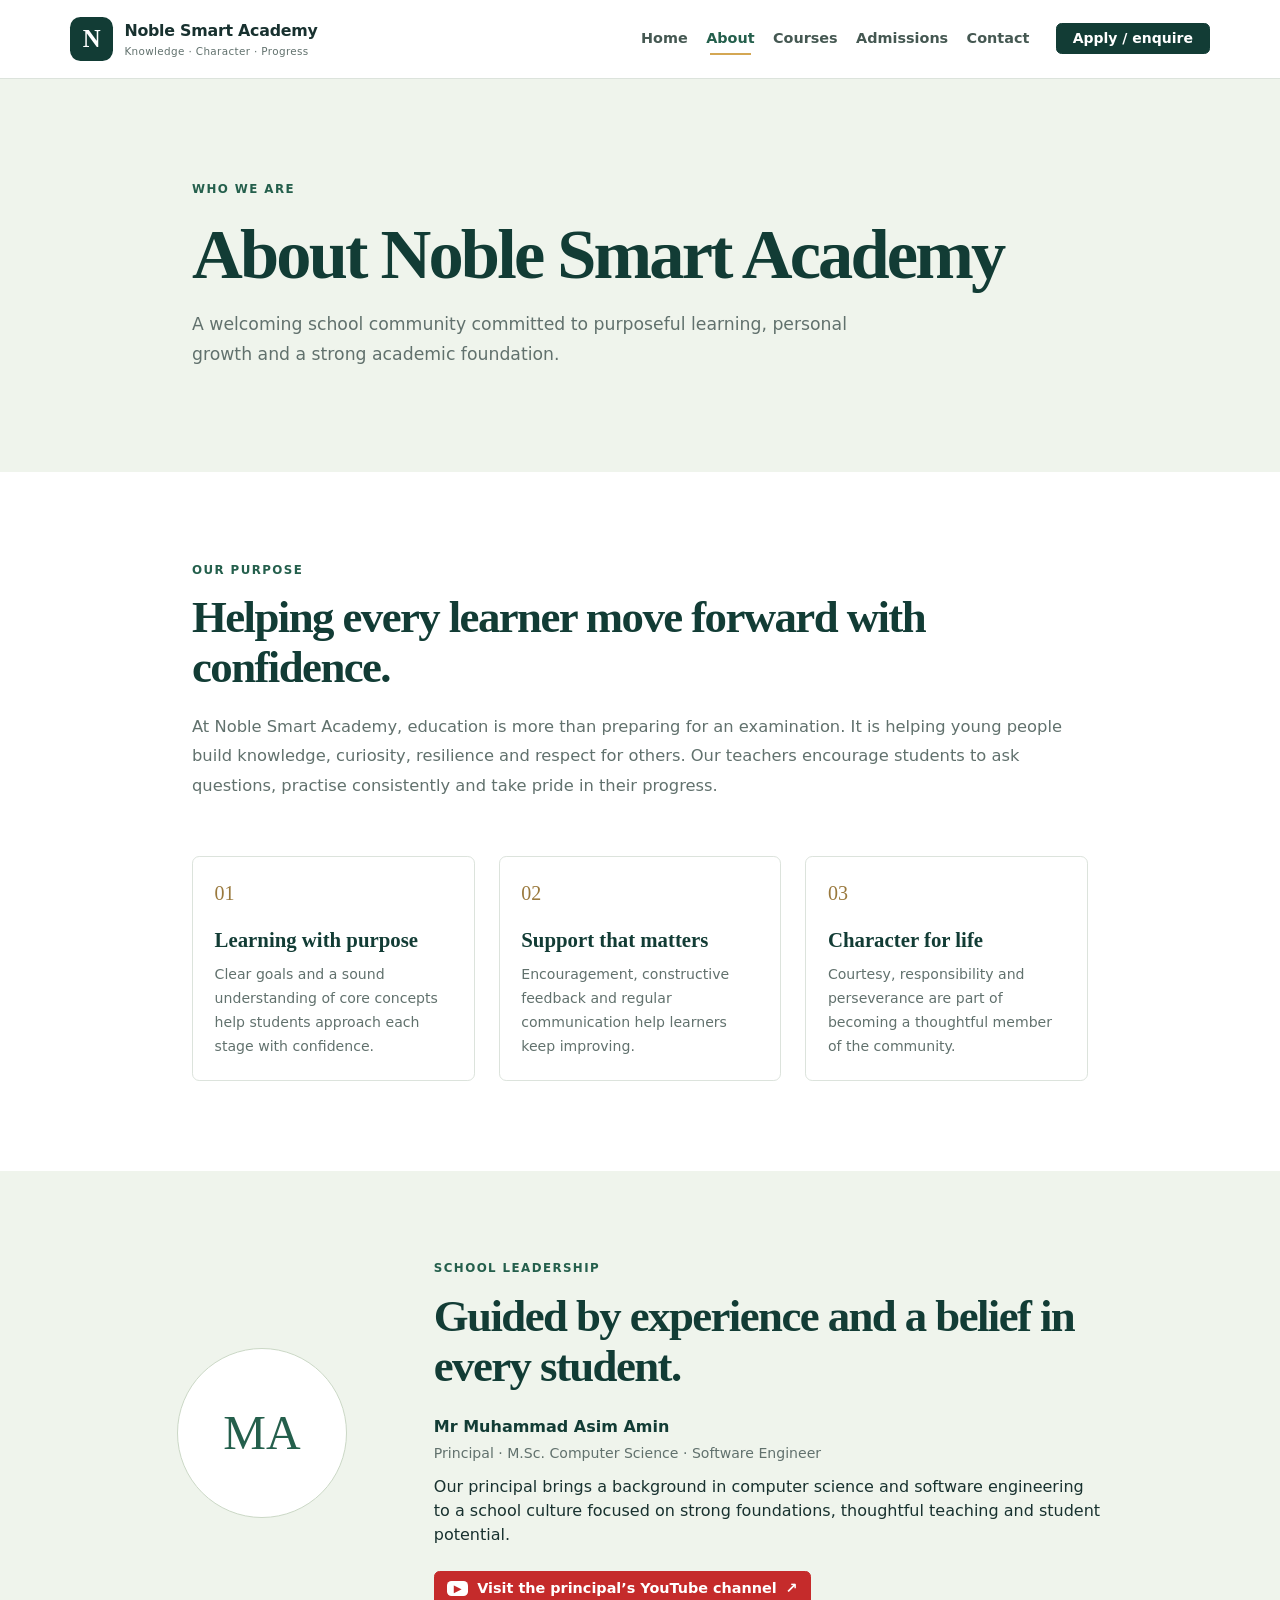
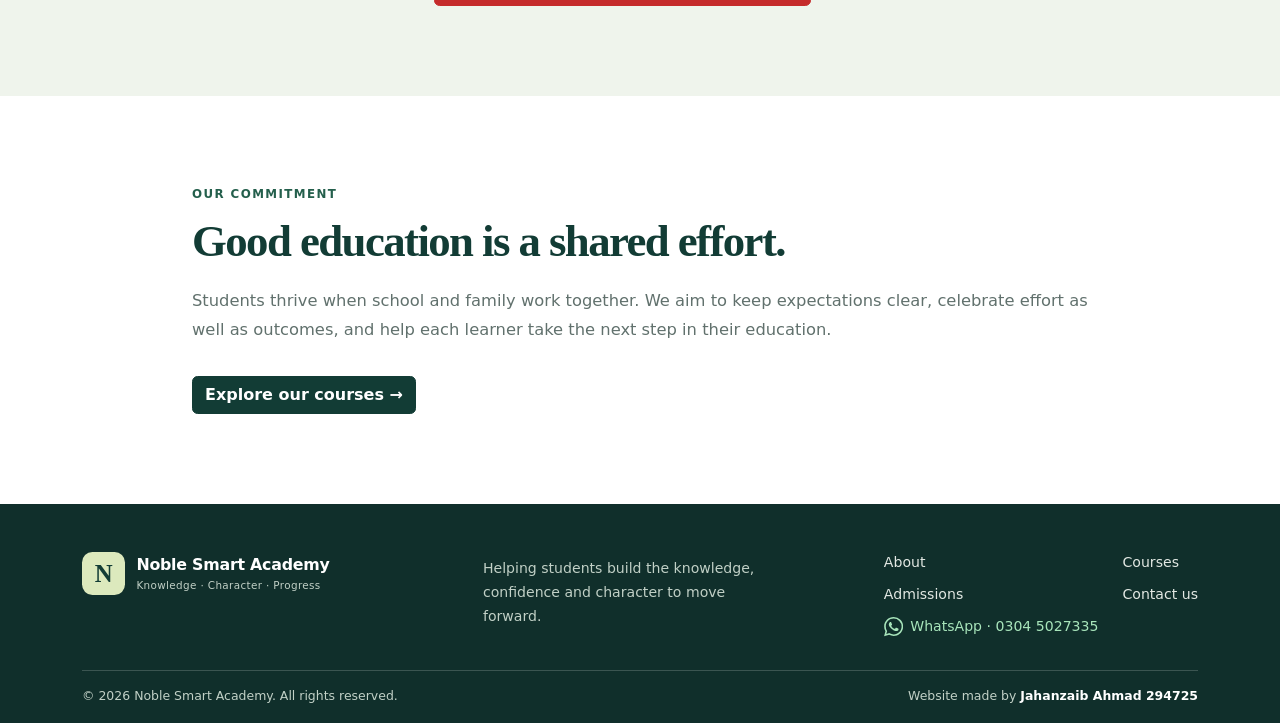
<file: about.html>
<!doctype html>
<html lang="en">
<head>
  <meta charset="utf-8">
  <meta name="viewport" content="width=device-width, initial-scale=1">
  <meta name="description" content="Learn about Noble Smart Academy, its educational values and school leadership.">
  <meta name="theme-color" content="#123c35">
  <link href="https://cdn.jsdelivr.net/npm/bootstrap@5.3.3/dist/css/bootstrap.min.css" rel="stylesheet">
  <link rel="stylesheet" href="style.css">
  <title>About us | Noble Smart Academy</title>
</head>
<body>
  <a class="skip-link" href="#main-content">Skip to content</a>
  <header class="site-header"><nav class="navbar navbar-expand-lg container" aria-label="Main navigation">
    <a class="navbar-brand brand" href="index.html" aria-label="Noble Smart Academy home"><span class="brand-mark" aria-hidden="true">N</span><span class="brand-copy"><strong>Noble Smart Academy</strong><small>Knowledge · Character · Progress</small></span></a>
    <button class="navbar-toggler" type="button" data-bs-toggle="collapse" data-bs-target="#mainNav" aria-controls="mainNav" aria-expanded="false" aria-label="Toggle navigation"><span class="navbar-toggler-icon"></span></button>
    <div class="collapse navbar-collapse" id="mainNav"><ul class="navbar-nav ms-auto align-items-lg-center">
      <li class="nav-item"><a class="nav-link" href="index.html">Home</a></li><li class="nav-item"><a class="nav-link active" aria-current="page" href="about.html">About</a></li><li class="nav-item"><a class="nav-link" href="courses.html">Courses</a></li><li class="nav-item"><a class="nav-link" href="admission.html">Admissions</a></li><li class="nav-item"><a class="nav-link" href="contact%20us.html">Contact</a></li><li class="nav-item ms-lg-3"><a class="btn btn-brand btn-sm px-3" href="admission.html">Apply / enquire</a></li>
    </ul></div>
  </nav></header>
  <main id="main-content">
    <section class="page-banner"><div class="container"><p class="eyebrow">Who we are</p><h1>About Noble Smart Academy</h1><p>A welcoming school community committed to purposeful learning, personal growth and a strong academic foundation.</p></div></section>
    <section class="section-padding"><div class="container content-narrow">
      <p class="eyebrow">Our purpose</p><h2>Helping every learner move forward with confidence.</h2>
      <p>At Noble Smart Academy, education is more than preparing for an examination. It is helping young people build knowledge, curiosity, resilience and respect for others. Our teachers encourage students to ask questions, practise consistently and take pride in their progress.</p>
      <div class="row g-4 value-grid mt-3">
        <div class="col-md-4"><article class="value-card"><span>01</span><h3>Learning with purpose</h3><p>Clear goals and a sound understanding of core concepts help students approach each stage with confidence.</p></article></div>
        <div class="col-md-4"><article class="value-card"><span>02</span><h3>Support that matters</h3><p>Encouragement, constructive feedback and regular communication help learners keep improving.</p></article></div>
        <div class="col-md-4"><article class="value-card"><span>03</span><h3>Character for life</h3><p>Courtesy, responsibility and perseverance are part of becoming a thoughtful member of the community.</p></article></div>
      </div>
    </div></section>
    <section class="principal-section section-padding"><div class="container principal-grid">
      <div class="principal-monogram" aria-hidden="true">MA</div><div><p class="eyebrow">School leadership</p><h2>Guided by experience and a belief in every student.</h2><p class="principal-name mt-4">Mr Muhammad Asim Amin</p><p class="principal-role">Principal · M.Sc. Computer Science · Software Engineer</p><p>Our principal brings a background in computer science and software engineering to a school culture focused on strong foundations, thoughtful teaching and student potential.</p><a class="btn btn-youtube mt-2" href="https://www.youtube.com/@sirasimamin05" target="_blank" rel="noopener noreferrer"><span class="youtube-icon" aria-hidden="true">▶</span> Visit the principal’s YouTube channel <span aria-hidden="true">↗</span></a></div>
    </div></section>
    <section class="section-padding"><div class="container content-narrow"><p class="eyebrow">Our commitment</p><h2>Good education is a shared effort.</h2><p>Students thrive when school and family work together. We aim to keep expectations clear, celebrate effort as well as outcomes, and help each learner take the next step in their education.</p><a class="btn btn-brand mt-3" href="courses.html">Explore our courses <span aria-hidden="true">→</span></a></div></section>
  </main>
  <footer class="site-footer"><div class="container"><div class="footer-main"><a class="brand footer-brand" href="index.html"><span class="brand-mark" aria-hidden="true">N</span><span class="brand-copy"><strong>Noble Smart Academy</strong><small>Knowledge · Character · Progress</small></span></a><p class="footer-description">Helping students build the knowledge, confidence and character to move forward.</p><nav class="footer-nav" aria-label="Footer navigation"><a href="about.html">About</a><a href="courses.html">Courses</a><a href="admission.html">Admissions</a><a href="contact%20us.html">Contact us</a><a class="whatsapp-link" href="https://wa.me/923045027335" target="_blank" rel="noopener noreferrer" aria-label="Contact Noble Smart Academy on WhatsApp at 0304 5027335"><svg viewBox="0 0 24 24" aria-hidden="true"><path d="M20.5 3.5A11.8 11.8 0 0 0 12.08 0C5.53 0 .2 5.33.2 11.88c0 2.1.55 4.15 1.6 5.96L.1 24l6.32-1.66a11.9 11.9 0 0 0 5.66 1.44h.01c6.55 0 11.88-5.33 11.88-11.88 0-3.17-1.23-6.15-3.47-8.4Zm-8.42 18.25c-1.77 0-3.5-.48-5.02-1.38l-.36-.22-3.75.98 1-3.65-.24-.38a9.8 9.8 0 0 1-1.5-5.22c0-5.46 4.45-9.9 9.9-9.9a9.84 9.84 0 0 1 7.01 2.9 9.84 9.84 0 0 1 2.9 7c0 5.46-4.45 9.9-9.9 9.9Zm5.43-7.42c-.3-.15-1.77-.87-2.05-.97-.27-.1-.47-.15-.67.15-.2.3-.77.97-.94 1.17-.17.2-.35.22-.65.07-.3-.15-1.26-.46-2.4-1.46-.88-.78-1.47-1.75-1.64-2.05-.17-.3-.02-.46.13-.61.13-.13.3-.35.45-.52.15-.17.2-.3.3-.5.1-.2.05-.37-.02-.52-.08-.15-.67-1.62-.92-2.22-.24-.58-.49-.5-.67-.51h-.57c-.2 0-.52.07-.8.37-.27.3-1.04 1.02-1.04 2.5s1.07 2.9 1.22 3.1c.15.2 2.1 3.2 5.1 4.48.72.31 1.28.5 1.72.64.72.23 1.38.2 1.9.12.58-.09 1.77-.72 2.02-1.42.25-.7.25-1.3.17-1.42-.07-.12-.27-.2-.57-.35Z"/></svg><span>WhatsApp · 0304 5027335</span></a></nav></div><div class="footer-bottom"><span>© <span data-current-year>2026</span> Noble Smart Academy. All rights reserved.</span><span class="developer-credit">Website made by <strong>Jahanzaib Ahmad 294725</strong></span></div></div></footer>
  <script src="https://cdn.jsdelivr.net/npm/bootstrap@5.3.3/dist/js/bootstrap.bundle.min.js"></script><script>document.querySelectorAll('[data-current-year]').forEach((item) => item.textContent = new Date().getFullYear());</script>
</body>
</html>
</file>
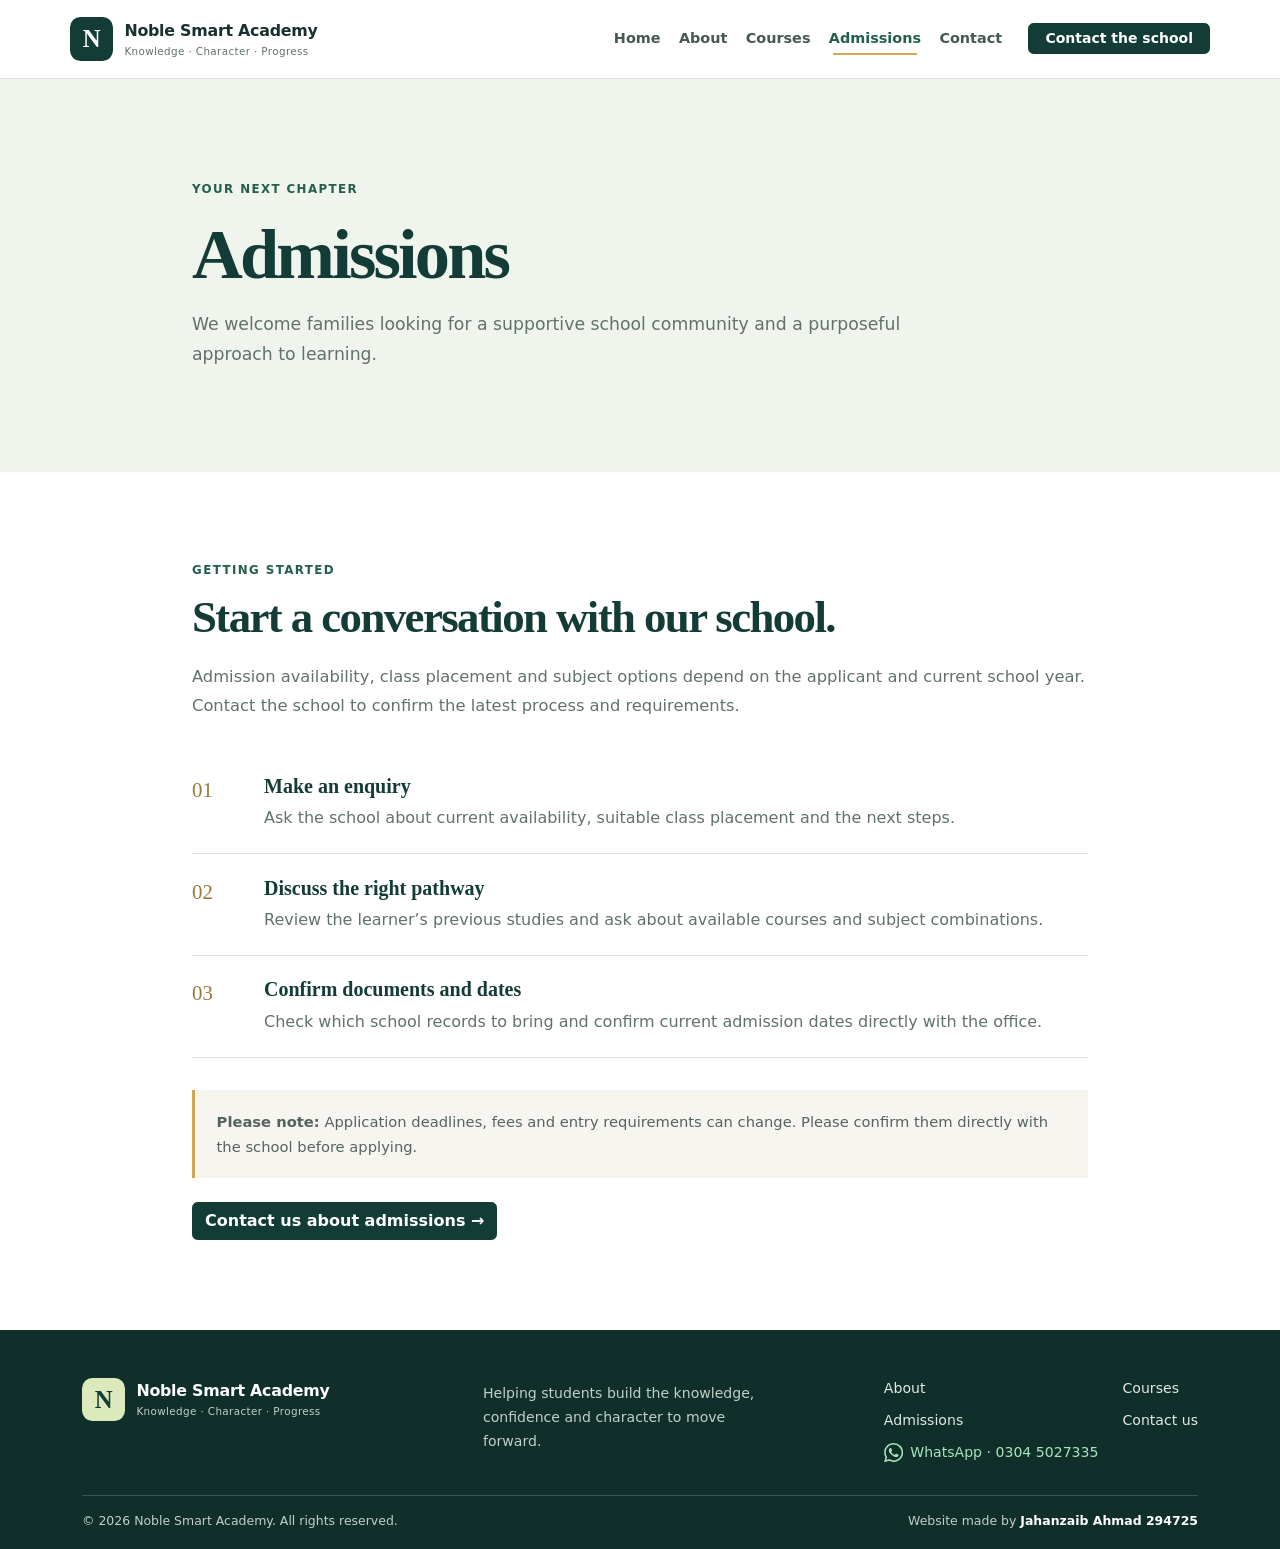
<file: admission.html>
<!doctype html>
<html lang="en">
<head>
  <meta charset="utf-8">
  <meta name="viewport" content="width=device-width, initial-scale=1">
  <meta name="description" content="Learn how to ask about admissions, class placement and courses at Noble Smart Academy.">
  <meta name="theme-color" content="#123c35">
  <link href="https://cdn.jsdelivr.net/npm/bootstrap@5.3.3/dist/css/bootstrap.min.css" rel="stylesheet">
  <link rel="stylesheet" href="style.css">
  <title>Admissions | Noble Smart Academy</title>
</head>
<body>
  <a class="skip-link" href="#main-content">Skip to content</a>
  <header class="site-header">
    <nav class="navbar navbar-expand-lg container" aria-label="Main navigation">
      <a class="navbar-brand brand" href="index.html" aria-label="Noble Smart Academy home">
        <span class="brand-mark" aria-hidden="true">N</span>
        <span class="brand-copy"><strong>Noble Smart Academy</strong><small>Knowledge · Character · Progress</small></span>
      </a>
      <button class="navbar-toggler" type="button" data-bs-toggle="collapse" data-bs-target="#mainNav" aria-controls="mainNav" aria-expanded="false" aria-label="Toggle navigation">
        <span class="navbar-toggler-icon"></span>
      </button>
      <div class="collapse navbar-collapse" id="mainNav">
        <ul class="navbar-nav ms-auto align-items-lg-center">
          <li class="nav-item"><a class="nav-link" href="index.html">Home</a></li>
          <li class="nav-item"><a class="nav-link" href="about.html">About</a></li>
          <li class="nav-item"><a class="nav-link" href="courses.html">Courses</a></li>
          <li class="nav-item"><a class="nav-link active" aria-current="page" href="admission.html">Admissions</a></li>
          <li class="nav-item"><a class="nav-link" href="contact%20us.html">Contact</a></li>
          <li class="nav-item ms-lg-3"><a class="btn btn-brand btn-sm px-3" href="contact%20us.html">Contact the school</a></li>
        </ul>
      </div>
    </nav>
  </header>
  <main id="main-content">
    <section class="page-banner">
      <div class="container">
        <p class="eyebrow">Your next chapter</p>
        <h1>Admissions</h1>
        <p>We welcome families looking for a supportive school community and a purposeful approach to learning.</p>
      </div>
    </section>
    <section class="section-padding">
      <div class="container content-narrow">
        <p class="eyebrow">Getting started</p>
        <h2>Start a conversation with our school.</h2>
        <p>Admission availability, class placement and subject options depend on the applicant and current school year. Contact the school to confirm the latest process and requirements.</p>
        <ol class="admission-steps">
          <li><span>01</span><div><h3>Make an enquiry</h3><p>Ask the school about current availability, suitable class placement and the next steps.</p></div></li>
          <li><span>02</span><div><h3>Discuss the right pathway</h3><p>Review the learner’s previous studies and ask about available courses and subject combinations.</p></div></li>
          <li><span>03</span><div><h3>Confirm documents and dates</h3><p>Check which school records to bring and confirm current admission dates directly with the office.</p></div></li>
        </ol>
        <div class="notice-card"><strong>Please note:</strong> Application deadlines, fees and entry requirements can change. Please confirm them directly with the school before applying.</div>
        <a class="btn btn-brand mt-4" href="contact%20us.html">Contact us about admissions <span aria-hidden="true">→</span></a>
      </div>
    </section>
  </main>
  <footer class="site-footer">
    <div class="container">
      <div class="footer-main">
        <a class="brand footer-brand" href="index.html"><span class="brand-mark" aria-hidden="true">N</span><span class="brand-copy"><strong>Noble Smart Academy</strong><small>Knowledge · Character · Progress</small></span></a>
        <p class="footer-description">Helping students build the knowledge, confidence and character to move forward.</p>
        <nav class="footer-nav" aria-label="Footer navigation">
          <a href="about.html">About</a><a href="courses.html">Courses</a><a href="admission.html">Admissions</a><a href="contact%20us.html">Contact us</a>
          <a class="whatsapp-link" href="https://wa.me/923045027335" target="_blank" rel="noopener noreferrer" aria-label="Contact Noble Smart Academy on WhatsApp at 0304 5027335"><svg viewBox="0 0 24 24" aria-hidden="true"><path d="M20.5 3.5A11.8 11.8 0 0 0 12.08 0C5.53 0 .2 5.33.2 11.88c0 2.1.55 4.15 1.6 5.96L.1 24l6.32-1.66a11.9 11.9 0 0 0 5.66 1.44h.01c6.55 0 11.88-5.33 11.88-11.88 0-3.17-1.23-6.15-3.47-8.4Zm-8.42 18.25c-1.77 0-3.5-.48-5.02-1.38l-.36-.22-3.75.98 1-3.65-.24-.38a9.8 9.8 0 0 1-1.5-5.22c0-5.46 4.45-9.9 9.9-9.9a9.84 9.84 0 0 1 7.01 2.9 9.84 9.84 0 0 1 2.9 7c0 5.46-4.45 9.9-9.9 9.9Zm5.43-7.42c-.3-.15-1.77-.87-2.05-.97-.27-.1-.47-.15-.67.15-.2.3-.77.97-.94 1.17-.17.2-.35.22-.65.07-.3-.15-1.26-.46-2.4-1.46-.88-.78-1.47-1.75-1.64-2.05-.17-.3-.02-.46.13-.61.13-.13.3-.35.45-.52.15-.17.2-.3.3-.5.1-.2.05-.37-.02-.52-.08-.15-.67-1.62-.92-2.22-.24-.58-.49-.5-.67-.51h-.57c-.2 0-.52.07-.8.37-.27.3-1.04 1.02-1.04 2.5s1.07 2.9 1.22 3.1c.15.2 2.1 3.2 5.1 4.48.72.31 1.28.5 1.72.64.72.23 1.38.2 1.9.12.58-.09 1.77-.72 2.02-1.42.25-.7.25-1.3.17-1.42-.07-.12-.27-.2-.57-.35Z"/></svg><span>WhatsApp · 0304 5027335</span></a>
        </nav>
      </div>
      <div class="footer-bottom"><span>© <span data-current-year>2026</span> Noble Smart Academy. All rights reserved.</span><span class="developer-credit">Website made by <strong>Jahanzaib Ahmad 294725</strong></span></div>
    </div>
  </footer>
  <script src="https://cdn.jsdelivr.net/npm/bootstrap@5.3.3/dist/js/bootstrap.bundle.min.js"></script>
  <script>document.querySelectorAll('[data-current-year]').forEach((item) => item.textContent = new Date().getFullYear());</script>
</body>
</html>
</file>
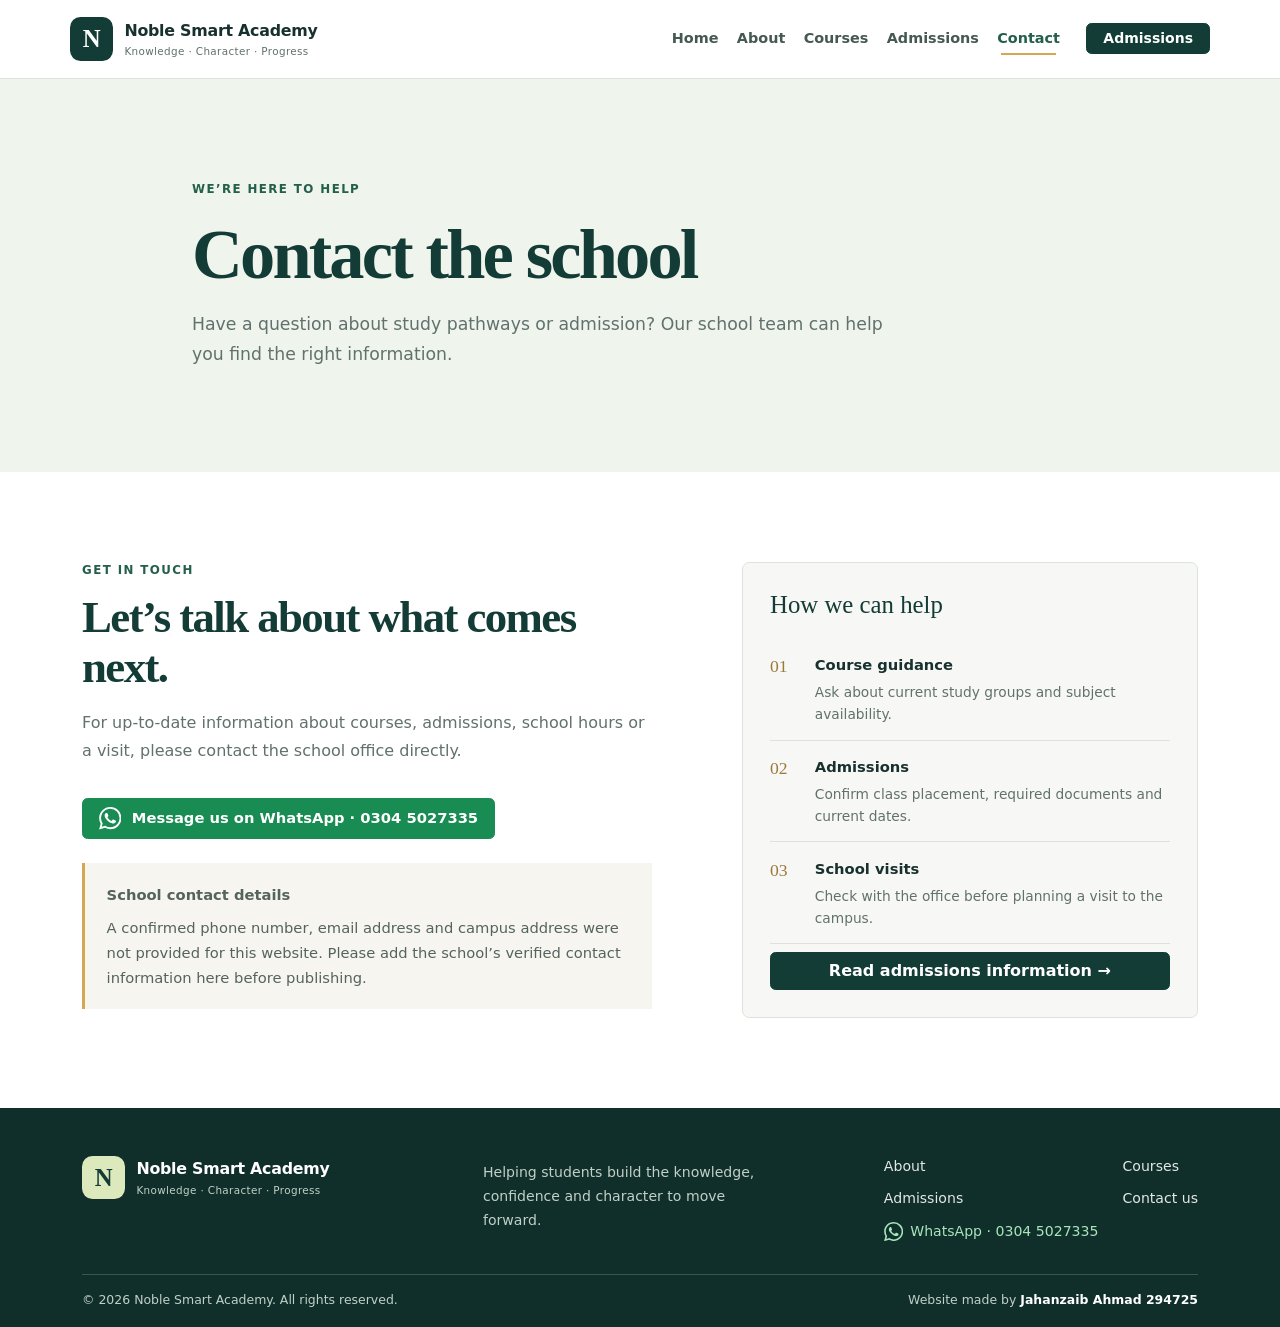
<file: contact us.html>
<!doctype html>
<html lang="en">
<head>
  <meta charset="utf-8">
  <meta name="viewport" content="width=device-width, initial-scale=1">
  <meta name="description" content="Contact Noble Smart Academy with questions about courses and admissions.">
  <meta name="theme-color" content="#123c35">
  <link href="https://cdn.jsdelivr.net/npm/bootstrap@5.3.3/dist/css/bootstrap.min.css" rel="stylesheet">
  <link rel="stylesheet" href="style.css">
  <title>Contact us | Noble Smart Academy</title>
</head>
<body>
  <a class="skip-link" href="#main-content">Skip to content</a>
  <header class="site-header"><nav class="navbar navbar-expand-lg container" aria-label="Main navigation">
    <a class="navbar-brand brand" href="index.html" aria-label="Noble Smart Academy home"><span class="brand-mark" aria-hidden="true">N</span><span class="brand-copy"><strong>Noble Smart Academy</strong><small>Knowledge · Character · Progress</small></span></a>
    <button class="navbar-toggler" type="button" data-bs-toggle="collapse" data-bs-target="#mainNav" aria-controls="mainNav" aria-expanded="false" aria-label="Toggle navigation"><span class="navbar-toggler-icon"></span></button>
    <div class="collapse navbar-collapse" id="mainNav"><ul class="navbar-nav ms-auto align-items-lg-center">
      <li class="nav-item"><a class="nav-link" href="index.html">Home</a></li><li class="nav-item"><a class="nav-link" href="about.html">About</a></li><li class="nav-item"><a class="nav-link" href="courses.html">Courses</a></li><li class="nav-item"><a class="nav-link" href="admission.html">Admissions</a></li><li class="nav-item"><a class="nav-link active" aria-current="page" href="contact%20us.html">Contact</a></li><li class="nav-item ms-lg-3"><a class="btn btn-brand btn-sm px-3" href="admission.html">Admissions</a></li>
    </ul></div>
  </nav></header>
  <main id="main-content">
    <section class="page-banner"><div class="container"><p class="eyebrow">We’re here to help</p><h1>Contact the school</h1><p>Have a question about study pathways or admission? Our school team can help you find the right information.</p></div></section>
    <section class="section-padding"><div class="container contact-grid">
      <div><p class="eyebrow">Get in touch</p><h2>Let’s talk about what comes next.</h2><p>For up-to-date information about courses, admissions, school hours or a visit, please contact the school office directly.</p><a class="btn btn-whatsapp btn-lg mt-3" href="https://wa.me/923045027335" target="_blank" rel="noopener noreferrer"><svg viewBox="0 0 24 24" aria-hidden="true"><path d="M20.5 3.5A11.8 11.8 0 0 0 12.08 0C5.53 0 .2 5.33.2 11.88c0 2.1.55 4.15 1.6 5.96L.1 24l6.32-1.66a11.9 11.9 0 0 0 5.66 1.44h.01c6.55 0 11.88-5.33 11.88-11.88 0-3.17-1.23-6.15-3.47-8.4Zm-8.42 18.25c-1.77 0-3.5-.48-5.02-1.38l-.36-.22-3.75.98 1-3.65-.24-.38a9.8 9.8 0 0 1-1.5-5.22c0-5.46 4.45-9.9 9.9-9.9a9.84 9.84 0 0 1 7.01 2.9 9.84 9.84 0 0 1 2.9 7c0 5.46-4.45 9.9-9.9 9.9Zm5.43-7.42c-.3-.15-1.77-.87-2.05-.97-.27-.1-.47-.15-.67.15-.2.3-.77.97-.94 1.17-.17.2-.35.22-.65.07-.3-.15-1.26-.46-2.4-1.46-.88-.78-1.47-1.75-1.64-2.05-.17-.3-.02-.46.13-.61.13-.13.3-.35.45-.52.15-.17.2-.3.3-.5.1-.2.05-.37-.02-.52-.08-.15-.67-1.62-.92-2.22-.24-.58-.49-.5-.67-.51h-.57c-.2 0-.52.07-.8.37-.27.3-1.04 1.02-1.04 2.5s1.07 2.9 1.22 3.1c.15.2 2.1 3.2 5.1 4.48.72.31 1.28.5 1.72.64.72.23 1.38.2 1.9.12.58-.09 1.77-.72 2.02-1.42.25-.7.25-1.3.17-1.42-.07-.12-.27-.2-.57-.35Z"/></svg> Message us on WhatsApp · 0304 5027335</a><div class="notice-card mt-4"><strong>School contact details</strong><p class="mb-0 mt-2">A confirmed phone number, email address and campus address were not provided for this website. Please add the school’s verified contact information here before publishing.</p></div></div>
      <aside class="contact-panel"><h3>How we can help</h3><ul class="contact-list"><li><span aria-hidden="true">01</span><div><strong>Course guidance</strong><p>Ask about current study groups and subject availability.</p></div></li><li><span aria-hidden="true">02</span><div><strong>Admissions</strong><p>Confirm class placement, required documents and current dates.</p></div></li><li><span aria-hidden="true">03</span><div><strong>School visits</strong><p>Check with the office before planning a visit to the campus.</p></div></li></ul><a class="btn btn-brand w-100 mt-2" href="admission.html">Read admissions information <span aria-hidden="true">→</span></a></aside>
    </div></section>
  </main>
  <footer class="site-footer"><div class="container"><div class="footer-main"><a class="brand footer-brand" href="index.html"><span class="brand-mark" aria-hidden="true">N</span><span class="brand-copy"><strong>Noble Smart Academy</strong><small>Knowledge · Character · Progress</small></span></a><p class="footer-description">Helping students build the knowledge, confidence and character to move forward.</p><nav class="footer-nav" aria-label="Footer navigation"><a href="about.html">About</a><a href="courses.html">Courses</a><a href="admission.html">Admissions</a><a href="contact%20us.html">Contact us</a><a class="whatsapp-link" href="https://wa.me/923045027335" target="_blank" rel="noopener noreferrer" aria-label="Contact Noble Smart Academy on WhatsApp at 0304 5027335"><svg viewBox="0 0 24 24" aria-hidden="true"><path d="M20.5 3.5A11.8 11.8 0 0 0 12.08 0C5.53 0 .2 5.33.2 11.88c0 2.1.55 4.15 1.6 5.96L.1 24l6.32-1.66a11.9 11.9 0 0 0 5.66 1.44h.01c6.55 0 11.88-5.33 11.88-11.88 0-3.17-1.23-6.15-3.47-8.4Zm-8.42 18.25c-1.77 0-3.5-.48-5.02-1.38l-.36-.22-3.75.98 1-3.65-.24-.38a9.8 9.8 0 0 1-1.5-5.22c0-5.46 4.45-9.9 9.9-9.9a9.84 9.84 0 0 1 7.01 2.9 9.84 9.84 0 0 1 2.9 7c0 5.46-4.45 9.9-9.9 9.9Zm5.43-7.42c-.3-.15-1.77-.87-2.05-.97-.27-.1-.47-.15-.67.15-.2.3-.77.97-.94 1.17-.17.2-.35.22-.65.07-.3-.15-1.26-.46-2.4-1.46-.88-.78-1.47-1.75-1.64-2.05-.17-.3-.02-.46.13-.61.13-.13.3-.35.45-.52.15-.17.2-.3.3-.5.1-.2.05-.37-.02-.52-.08-.15-.67-1.62-.92-2.22-.24-.58-.49-.5-.67-.51h-.57c-.2 0-.52.07-.8.37-.27.3-1.04 1.02-1.04 2.5s1.07 2.9 1.22 3.1c.15.2 2.1 3.2 5.1 4.48.72.31 1.28.5 1.72.64.72.23 1.38.2 1.9.12.58-.09 1.77-.72 2.02-1.42.25-.7.25-1.3.17-1.42-.07-.12-.27-.2-.57-.35Z"/></svg><span>WhatsApp · 0304 5027335</span></a></nav></div><div class="footer-bottom"><span>© <span data-current-year>2026</span> Noble Smart Academy. All rights reserved.</span><span class="developer-credit">Website made by <strong>Jahanzaib Ahmad 294725</strong></span></div></div></footer>
  <script src="https://cdn.jsdelivr.net/npm/bootstrap@5.3.3/dist/js/bootstrap.bundle.min.js"></script><script>document.querySelectorAll('[data-current-year]').forEach((item) => item.textContent = new Date().getFullYear());</script>
</body>
</html>
</file>
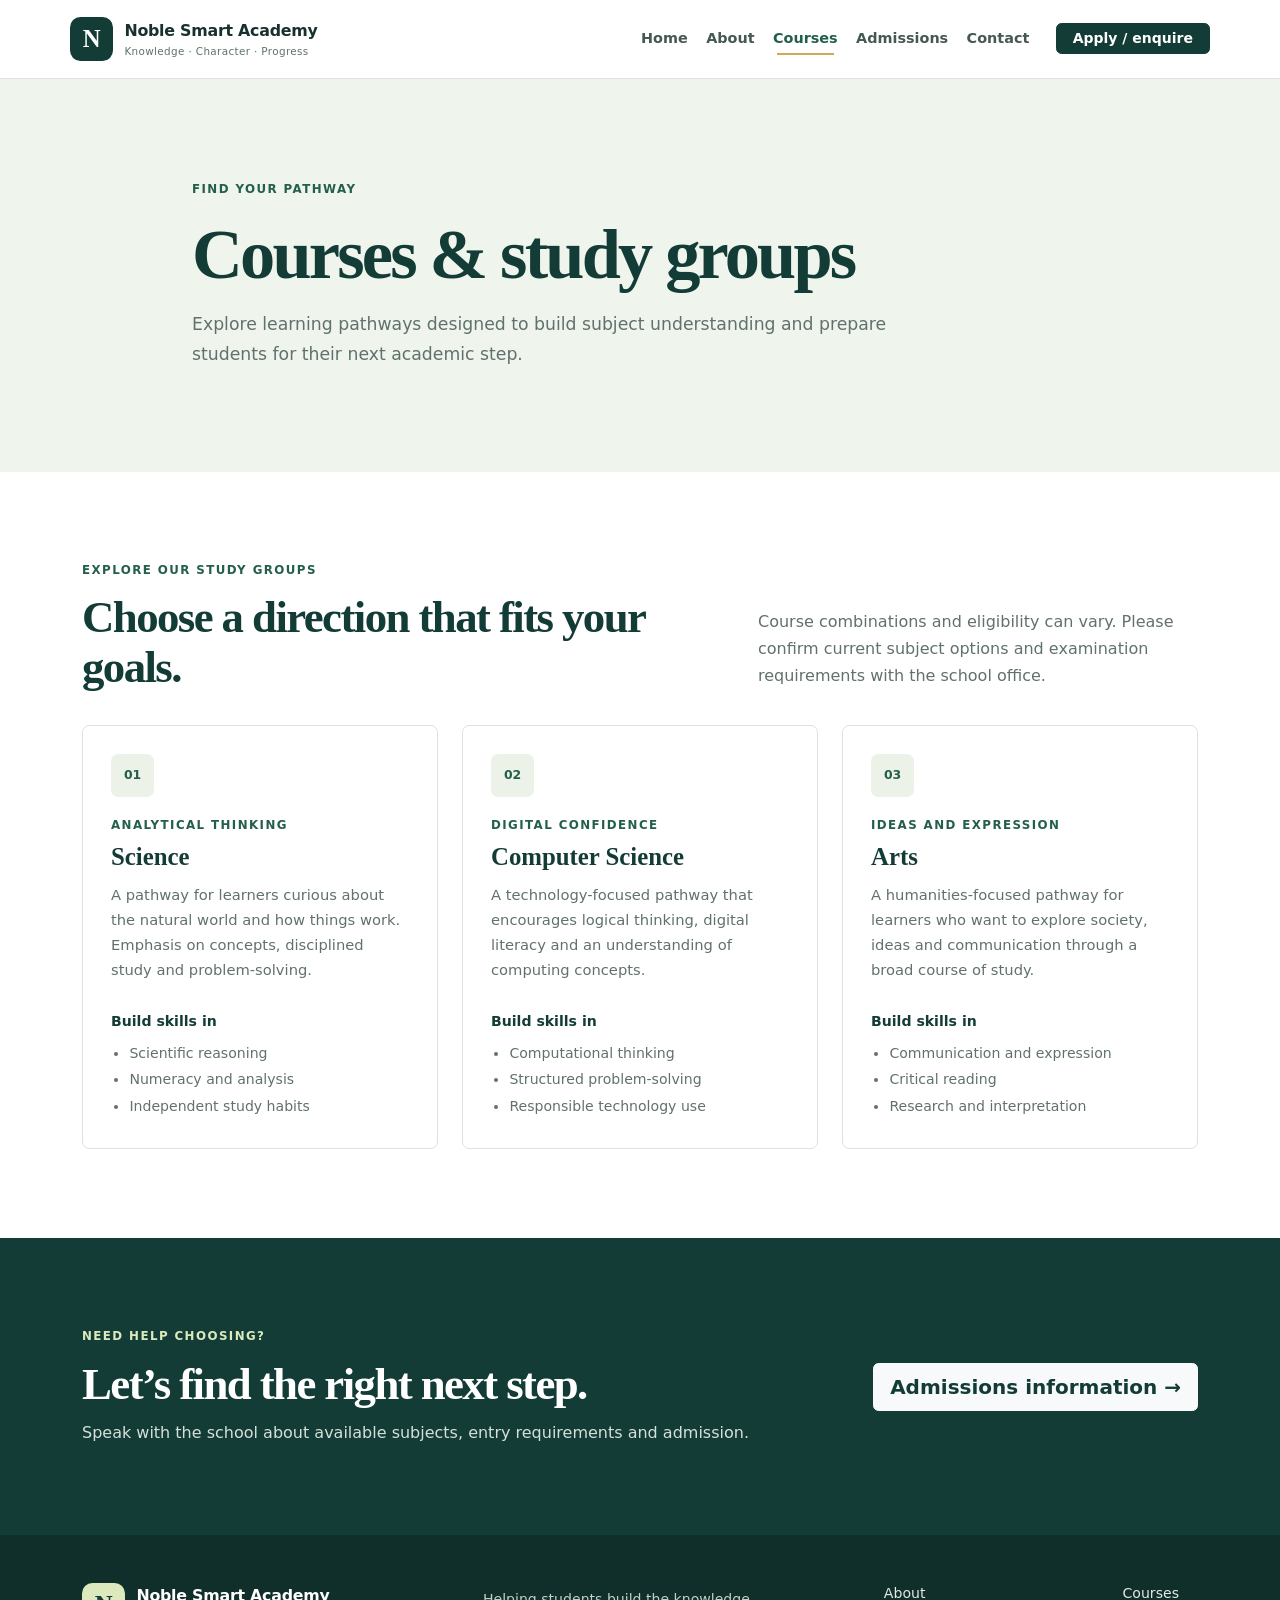
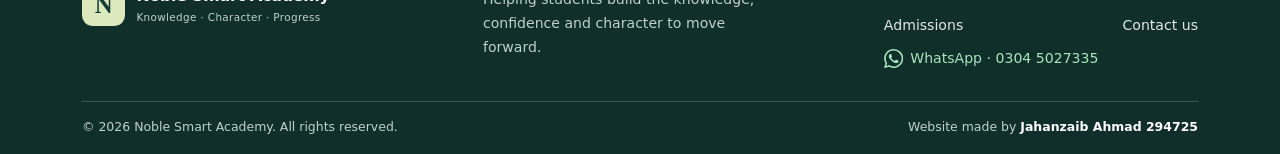
<file: courses.html>
<!doctype html>
<html lang="en">
<head>
  <meta charset="utf-8">
  <meta name="viewport" content="width=device-width, initial-scale=1">
  <meta name="description" content="Explore science, computer science and arts study pathways at Noble Smart Academy.">
  <meta name="theme-color" content="#123c35">
  <link href="https://cdn.jsdelivr.net/npm/bootstrap@5.3.3/dist/css/bootstrap.min.css" rel="stylesheet">
  <link rel="stylesheet" href="style.css">
  <title>Courses | Noble Smart Academy</title>
</head>
<body>
  <a class="skip-link" href="#main-content">Skip to content</a>
  <header class="site-header"><nav class="navbar navbar-expand-lg container" aria-label="Main navigation">
    <a class="navbar-brand brand" href="index.html" aria-label="Noble Smart Academy home"><span class="brand-mark" aria-hidden="true">N</span><span class="brand-copy"><strong>Noble Smart Academy</strong><small>Knowledge · Character · Progress</small></span></a>
    <button class="navbar-toggler" type="button" data-bs-toggle="collapse" data-bs-target="#mainNav" aria-controls="mainNav" aria-expanded="false" aria-label="Toggle navigation"><span class="navbar-toggler-icon"></span></button>
    <div class="collapse navbar-collapse" id="mainNav"><ul class="navbar-nav ms-auto align-items-lg-center">
      <li class="nav-item"><a class="nav-link" href="index.html">Home</a></li><li class="nav-item"><a class="nav-link" href="about.html">About</a></li><li class="nav-item"><a class="nav-link active" aria-current="page" href="courses.html">Courses</a></li><li class="nav-item"><a class="nav-link" href="admission.html">Admissions</a></li><li class="nav-item"><a class="nav-link" href="contact%20us.html">Contact</a></li><li class="nav-item ms-lg-3"><a class="btn btn-brand btn-sm px-3" href="admission.html">Apply / enquire</a></li>
    </ul></div>
  </nav></header>
  <main id="main-content">
    <section class="page-banner"><div class="container"><p class="eyebrow">Find your pathway</p><h1>Courses &amp; study groups</h1><p>Explore learning pathways designed to build subject understanding and prepare students for their next academic step.</p></div></section>
    <section class="section-padding"><div class="container">
      <div class="section-heading"><div><p class="eyebrow">Explore our study groups</p><h2>Choose a direction that fits your goals.</h2></div><p>Course combinations and eligibility can vary. Please confirm current subject options and examination requirements with the school office.</p></div>
      <div class="row g-4">
        <div class="col-md-4" id="science"><article class="course-detail"><span class="course-icon" aria-hidden="true">01</span><p class="eyebrow">Analytical thinking</p><h3>Science</h3><p>A pathway for learners curious about the natural world and how things work. Emphasis on concepts, disciplined study and problem-solving.</p><h4>Build skills in</h4><ul><li>Scientific reasoning</li><li>Numeracy and analysis</li><li>Independent study habits</li></ul></article></div>
        <div class="col-md-4" id="computer-science"><article class="course-detail"><span class="course-icon" aria-hidden="true">02</span><p class="eyebrow">Digital confidence</p><h3>Computer Science</h3><p>A technology-focused pathway that encourages logical thinking, digital literacy and an understanding of computing concepts.</p><h4>Build skills in</h4><ul><li>Computational thinking</li><li>Structured problem-solving</li><li>Responsible technology use</li></ul></article></div>
        <div class="col-md-4" id="arts"><article class="course-detail"><span class="course-icon" aria-hidden="true">03</span><p class="eyebrow">Ideas and expression</p><h3>Arts</h3><p>A humanities-focused pathway for learners who want to explore society, ideas and communication through a broad course of study.</p><h4>Build skills in</h4><ul><li>Communication and expression</li><li>Critical reading</li><li>Research and interpretation</li></ul></article></div>
      </div>
    </div></section>
    <section class="admission-cta section-padding"><div class="container cta-inner"><div><p class="eyebrow">Need help choosing?</p><h2>Let’s find the right next step.</h2><p>Speak with the school about available subjects, entry requirements and admission.</p></div><a class="btn btn-light btn-lg" href="admission.html">Admissions information <span aria-hidden="true">→</span></a></div></section>
  </main>
  <footer class="site-footer"><div class="container"><div class="footer-main"><a class="brand footer-brand" href="index.html"><span class="brand-mark" aria-hidden="true">N</span><span class="brand-copy"><strong>Noble Smart Academy</strong><small>Knowledge · Character · Progress</small></span></a><p class="footer-description">Helping students build the knowledge, confidence and character to move forward.</p><nav class="footer-nav" aria-label="Footer navigation"><a href="about.html">About</a><a href="courses.html">Courses</a><a href="admission.html">Admissions</a><a href="contact%20us.html">Contact us</a><a class="whatsapp-link" href="https://wa.me/923045027335" target="_blank" rel="noopener noreferrer" aria-label="Contact Noble Smart Academy on WhatsApp at 0304 5027335"><svg viewBox="0 0 24 24" aria-hidden="true"><path d="M20.5 3.5A11.8 11.8 0 0 0 12.08 0C5.53 0 .2 5.33.2 11.88c0 2.1.55 4.15 1.6 5.96L.1 24l6.32-1.66a11.9 11.9 0 0 0 5.66 1.44h.01c6.55 0 11.88-5.33 11.88-11.88 0-3.17-1.23-6.15-3.47-8.4Zm-8.42 18.25c-1.77 0-3.5-.48-5.02-1.38l-.36-.22-3.75.98 1-3.65-.24-.38a9.8 9.8 0 0 1-1.5-5.22c0-5.46 4.45-9.9 9.9-9.9a9.84 9.84 0 0 1 7.01 2.9 9.84 9.84 0 0 1 2.9 7c0 5.46-4.45 9.9-9.9 9.9Zm5.43-7.42c-.3-.15-1.77-.87-2.05-.97-.27-.1-.47-.15-.67.15-.2.3-.77.97-.94 1.17-.17.2-.35.22-.65.07-.3-.15-1.26-.46-2.4-1.46-.88-.78-1.47-1.75-1.64-2.05-.17-.3-.02-.46.13-.61.13-.13.3-.35.45-.52.15-.17.2-.3.3-.5.1-.2.05-.37-.02-.52-.08-.15-.67-1.62-.92-2.22-.24-.58-.49-.5-.67-.51h-.57c-.2 0-.52.07-.8.37-.27.3-1.04 1.02-1.04 2.5s1.07 2.9 1.22 3.1c.15.2 2.1 3.2 5.1 4.48.72.31 1.28.5 1.72.64.72.23 1.38.2 1.9.12.58-.09 1.77-.72 2.02-1.42.25-.7.25-1.3.17-1.42-.07-.12-.27-.2-.57-.35Z"/></svg><span>WhatsApp · 0304 5027335</span></a></nav></div><div class="footer-bottom"><span>© <span data-current-year>2026</span> Noble Smart Academy. All rights reserved.</span><span class="developer-credit">Website made by <strong>Jahanzaib Ahmad 294725</strong></span></div></div></footer>
  <script src="https://cdn.jsdelivr.net/npm/bootstrap@5.3.3/dist/js/bootstrap.bundle.min.js"></script><script>document.querySelectorAll('[data-current-year]').forEach((item) => item.textContent = new Date().getFullYear());</script>
</body>
</html>
</file>
<file: style.css>
:root {
  color-scheme: light;
  --ink: #18312f;
  --muted: #61716d;
  --paper: #f7f8f5;
  --white: #fff;
  --green: #123c35;
  --green-mid: #245f4c;
  --lime: #dce9bd;
  --gold: #d4a753;
  --line: #dce3dc;
  font-family: "Segoe UI", Arial, sans-serif;
  color: var(--ink);
  background: var(--paper);
  font-synthesis: none;
  text-rendering: optimizeLegibility;
}

* { box-sizing: border-box; }
html { scroll-behavior: smooth; }
body { min-width: 320px; margin: 0; color: var(--ink); background: var(--white); }
a { color: inherit; }
img { max-width: 100%; }
.skip-link { position: absolute; z-index: 1100; top: .5rem; left: .5rem; padding: .75rem 1rem; transform: translateY(-160%); background: var(--white); color: var(--green); }
.skip-link:focus { transform: translateY(0); }

.site-header { position: relative; z-index: 10; background: var(--white); border-bottom: 1px solid var(--line); }
.site-header .navbar { min-height: 78px; padding-top: .65rem; padding-bottom: .65rem; }
.brand { display: inline-flex; align-items: center; gap: .7rem; color: var(--ink); text-decoration: none; }
.brand:hover { color: var(--green-mid); }
.brand-mark { display: grid; width: 2.7rem; aspect-ratio: 1; place-items: center; border-radius: .65rem; background: var(--green); color: var(--white); font-family: Georgia, serif; font-size: 1.55rem; font-weight: 700; }
.brand-copy { display: grid; gap: .1rem; }
.brand-copy strong { font-size: .99rem; letter-spacing: -.015em; }
.brand-copy small { color: var(--muted); font-size: .65rem; letter-spacing: .035em; }
.site-header .navbar-nav { gap: .15rem; }
.site-header .nav-link { padding: .65rem .75rem; color: #455852; font-size: .9rem; font-weight: 600; }
.site-header .nav-link:hover, .site-header .nav-link.active { color: var(--green-mid); }
.site-header .nav-link.active { position: relative; }
.site-header .nav-link.active::after { position: absolute; right: .75rem; bottom: .35rem; left: .75rem; height: 2px; background: var(--gold); content: ""; }
.navbar-toggler { border-color: var(--line); }
.navbar-toggler:focus { box-shadow: 0 0 0 .2rem rgb(36 95 76 / 18%); }
.btn-brand { --bs-btn-color: #fff; --bs-btn-bg: var(--green); --bs-btn-border-color: var(--green); --bs-btn-hover-color: #fff; --bs-btn-hover-bg: #245f4c; --bs-btn-hover-border-color: #245f4c; --bs-btn-active-color: #fff; --bs-btn-active-bg: #102f2b; --bs-btn-active-border-color: #102f2b; --bs-btn-font-weight: 700; }
.btn-outline-brand { --bs-btn-color: var(--green); --bs-btn-border-color: #9aaca3; --bs-btn-hover-color: #fff; --bs-btn-hover-bg: var(--green); --bs-btn-hover-border-color: var(--green); --bs-btn-font-weight: 600; }
.btn { border-radius: .35rem; }

.hero { overflow: hidden; background: #f0f4ec; }
.hero-grid { display: grid; min-height: 530px; grid-template-columns: 1fr 1fr; align-items: center; gap: clamp(2rem, 6vw, 5.5rem); padding-top: 3.5rem; padding-bottom: 3.5rem; }
.hero-copy { max-width: 590px; }
.eyebrow { margin: 0 0 .8rem; color: var(--green-mid); font-size: .74rem; font-weight: 800; letter-spacing: .12em; text-transform: uppercase; }
h1, h2, h3, h4, p { margin-top: 0; }
h1, h2, h3 { font-family: Georgia, "Times New Roman", serif; }
.hero h1 { margin-bottom: 1.2rem; color: var(--green); font-size: clamp(2.8rem, 5.4vw, 5rem); font-weight: 600; letter-spacing: -.045em; line-height: 1.02; }
.hero h1 span { color: var(--green-mid); }
.hero-lead { max-width: 500px; margin-bottom: 0; color: #52645e; font-size: 1.08rem; line-height: 1.75; }
.hero-note { margin: 1.4rem 0 0; color: #596d64; font-size: .83rem; }
.hero-note span { color: var(--green-mid); font-weight: 800; }
.hero-photo { position: relative; min-width: 0; }
.hero-photo > img { display: block; width: 100%; height: 355px; border-radius: .8rem; object-fit: cover; box-shadow: 0 24px 55px rgb(28 55 42 / 16%); }
.photo-caption { position: absolute; right: -1rem; bottom: 1.1rem; display: flex; align-items: center; gap: .75rem; max-width: 285px; padding: .9rem 1rem; border: 1px solid rgb(255 255 255 / 65%); border-radius: .55rem; background: rgb(255 255 255 / 95%); box-shadow: 0 12px 28px rgb(30 48 40 / 12%); }
.caption-icon { color: #b58a37; font-size: 1.4rem; }
.photo-caption strong, .photo-caption small { display: block; }
.photo-caption strong { font-size: .88rem; }
.photo-caption small { margin-top: .15rem; color: var(--muted); font-size: .74rem; }

.trust-strip { background: var(--green); color: var(--white); }
.trust-grid { display: grid; grid-template-columns: repeat(4, 1fr); gap: 1rem; padding-top: 1.05rem; padding-bottom: 1.05rem; }
.trust-grid p { display: flex; align-items: center; gap: .7rem; margin: 0; font-size: .84rem; font-weight: 600; }
.trust-grid span { color: var(--lime); font-family: Georgia, serif; font-size: 1.15rem; }
.section-padding { padding-top: clamp(3.5rem, 7vw, 6rem); padding-bottom: clamp(3.5rem, 7vw, 6rem); }
.intro-grid { display: grid; grid-template-columns: 1fr .8fr; align-items: end; gap: 5rem; }
h2 { margin-bottom: 0; color: var(--green); font-size: clamp(2rem, 3.5vw, 3.15rem); font-weight: 600; letter-spacing: -.035em; line-height: 1.12; }
.intro-copy p, .content-narrow > p:not(.eyebrow), .contact-grid > div > p:not(.eyebrow) { color: var(--muted); line-height: 1.8; }
.intro-copy p { margin-bottom: 1.1rem; }
.text-link { color: var(--green-mid); font-size: .91rem; font-weight: 700; text-decoration: none; }
.text-link:hover { color: #9b6130; text-decoration: underline; text-underline-offset: 3px; }
.section-heading { display: flex; align-items: end; justify-content: space-between; gap: 2rem; margin-bottom: 2rem; }
.section-heading > p { max-width: 440px; margin-bottom: .2rem; color: var(--muted); line-height: 1.7; }

.results-section { background: var(--paper); }
.result-card { height: 100%; padding: clamp(1.5rem, 4vw, 2.5rem); border: 1px solid var(--line); border-radius: .55rem; background: var(--white); }
.result-card-alt { background: #f1f5ed; }
.result-label { display: inline-block; margin-bottom: 1rem; padding: .35rem .6rem; border-radius: 2rem; background: #e9f0e3; color: var(--green-mid); font-size: .74rem; font-weight: 700; }
.result-card h3 { margin-bottom: .25rem; color: var(--ink); font-size: 1.55rem; }
.result-score { margin: .25rem 0 .8rem; color: var(--green); font-family: Georgia, serif; font-size: clamp(2.6rem, 5vw, 3.65rem); font-weight: 700; letter-spacing: -.04em; line-height: 1.2; }
.result-score span { color: #77847d; font-family: "Segoe UI", Arial, sans-serif; font-size: 1.08rem; font-weight: 500; letter-spacing: 0; }
.result-card .progress { height: .48rem; border-radius: 2rem; background: #e3e9e1; }
.result-card .progress-bar { border-radius: 2rem; background: var(--green-mid); }
.result-caption { margin: .8rem 0 0; color: var(--muted); font-size: .9rem; }

.course-card, .course-detail, .value-card { height: 100%; padding: 1.6rem; border: 1px solid var(--line); border-radius: .45rem; background: var(--white); transition: border-color .2s ease, transform .2s ease, box-shadow .2s ease; }
.course-card:hover, .course-detail:hover, .value-card:hover { transform: translateY(-3px); border-color: #afc3ad; box-shadow: 0 12px 30px rgb(28 55 42 / 7%); }
.course-icon { display: grid; width: 2.7rem; height: 2.7rem; margin-bottom: 1.25rem; place-items: center; border-radius: .45rem; background: #edf2e9; color: var(--green-mid); font-size: .78rem; font-weight: 800; }
.course-card .eyebrow { margin-bottom: .45rem; font-size: .67rem; }
.course-card h3, .course-detail h3, .value-card h3 { margin-bottom: .65rem; color: var(--green); font-size: 1.55rem; font-weight: 600; }
.course-card > p:not(.eyebrow), .course-detail > p:not(.eyebrow), .value-card p { min-height: 5rem; margin-bottom: 1rem; color: var(--muted); font-size: .92rem; line-height: 1.7; }
.course-card .text-link { font-size: .84rem; }
.principal-section { background: #eff4ec; }
.principal-grid { display: grid; grid-template-columns: 180px 1fr; align-items: center; gap: clamp(2rem, 6vw, 5rem); max-width: 950px; }
.principal-monogram { display: grid; width: 170px; aspect-ratio: 1; place-items: center; border: 1px solid #cbd8c6; border-radius: 50%; background: var(--white); color: var(--green-mid); font-family: Georgia, serif; font-size: 3rem; }
.principal-grid h2 { max-width: 690px; }
.principal-grid blockquote { max-width: 680px; margin: 1.3rem 0; color: #52645e; font-family: Georgia, serif; font-size: 1.12rem; line-height: 1.75; }
.principal-name { margin-bottom: .2rem; color: var(--green); font-size: 1rem; font-weight: 800; }
.principal-role { margin-bottom: .7rem; color: var(--muted); font-size: .88rem; }
.principal-grid > div:last-child > p:last-child { max-width: 700px; margin-bottom: 0; color: var(--muted); line-height: 1.7; }
.btn-youtube { display: inline-flex; align-items: center; gap: .55rem; border-color: #c52b2b; background: #c52b2b; color: var(--white); font-size: .9rem; font-weight: 700; }
.btn-youtube:hover { border-color: #a91f1f; background: #a91f1f; color: var(--white); }
.youtube-icon { display: grid; width: 1.35rem; height: .95rem; place-items: center; border-radius: .28rem; background: var(--white); color: #c52b2b; font-size: .64rem; }
.admission-cta { background: var(--green); color: var(--white); }
.cta-inner { display: flex; align-items: center; justify-content: space-between; gap: 2rem; }
.cta-inner .eyebrow { color: var(--lime); }
.cta-inner h2 { max-width: 680px; color: var(--white); }
.cta-inner p:not(.eyebrow) { margin: .8rem 0 0; color: #d6e0da; }
.cta-inner .btn { flex: 0 0 auto; color: var(--green); font-weight: 700; }

.page-banner { padding: clamp(3.5rem, 8vw, 6.5rem) 0; background: #eff4ec; }
.page-banner .container { max-width: 920px; }
.page-banner h1 { max-width: 850px; margin-bottom: .8rem; color: var(--green); font-size: clamp(2.6rem, 5.5vw, 4.5rem); font-weight: 600; letter-spacing: -.04em; }
.page-banner > .container > p:last-child { max-width: 720px; margin-bottom: 0; color: var(--muted); font-size: 1.08rem; line-height: 1.75; }
.content-narrow { max-width: 920px; }
.content-narrow > h2 { margin-bottom: 1.2rem; }
.content-narrow > p:not(.eyebrow) { font-size: 1.02rem; }
.value-grid { margin-top: 2rem !important; }
.value-card { padding: 1.35rem; }
.value-card > span { display: inline-block; margin-bottom: 1.2rem; color: #9a793d; font-family: Georgia, serif; font-size: 1.25rem; }
.value-card h3 { font-size: 1.3rem; }
.value-card p { min-height: auto; margin-bottom: 0; font-size: .88rem; }
.course-detail { padding: 1.75rem; }
.course-detail > p:not(.eyebrow) { min-height: 7rem; }
.course-detail h4 { margin: 1.2rem 0 .6rem; color: var(--green); font-size: .88rem; font-weight: 700; }
.course-detail ul { margin: 0; padding-left: 1.15rem; color: var(--muted); font-size: .88rem; line-height: 1.9; }
.course-detail > .eyebrow { margin-bottom: .45rem; }
.admission-steps { margin: 2rem 0; padding: 0; list-style: none; }
.admission-steps li { display: grid; grid-template-columns: 3.5rem 1fr; gap: 1rem; padding: 1.35rem 0; border-bottom: 1px solid var(--line); }
.admission-steps li > span { color: #9a793d; font-family: Georgia, serif; font-size: 1.3rem; }
.admission-steps h3 { margin-bottom: .4rem; color: var(--green); font-size: 1.25rem; font-weight: 600; }
.admission-steps p { margin-bottom: 0; color: var(--muted); line-height: 1.7; }
.notice-card { padding: 1.2rem 1.35rem; border-left: 3px solid var(--gold); background: #f6f5ef; color: #55635e; font-size: .92rem; line-height: 1.7; }
.contact-grid { display: grid; grid-template-columns: 1fr .8fr; align-items: start; gap: clamp(2rem, 7vw, 6rem); }
.contact-grid h2 { margin-bottom: 1rem; }
.contact-panel { padding: 1.7rem; border: 1px solid var(--line); border-radius: .45rem; background: var(--paper); }
.contact-panel h3 { margin-bottom: 1.2rem; color: var(--green); font-size: 1.55rem; }
.contact-list { margin: 0; padding: 0; list-style: none; }
.contact-list li { display: grid; grid-template-columns: 2rem 1fr; gap: .8rem; padding: .9rem 0; border-bottom: 1px solid var(--line); }
.contact-list li > span { color: #9a793d; font-family: Georgia, serif; font-size: 1.1rem; }
.contact-list strong { color: var(--ink); font-size: .92rem; }
.contact-list p { margin: .25rem 0 0; color: var(--muted); font-size: .86rem; line-height: 1.6; }
.btn-whatsapp { display: inline-flex; align-items: center; gap: .65rem; border-color: #188c53; background: #188c53; color: var(--white); font-size: .92rem; font-weight: 700; }
.btn-whatsapp:hover { border-color: #117443; background: #117443; color: var(--white); }
.btn-whatsapp svg { width: 1.4rem; height: 1.4rem; flex: 0 0 auto; fill: currentColor; }

.site-footer { padding: 3rem 0 1.1rem; background: #102f2b; color: var(--white); }
.footer-main { display: grid; grid-template-columns: 1fr 1fr auto; align-items: start; gap: 2rem; padding-bottom: 2rem; }
.footer-brand { color: var(--white); }
.footer-brand:hover { color: var(--lime); }
.footer-brand .brand-mark { background: var(--lime); color: var(--green); }
.footer-brand .brand-copy small { color: #c1d0c6; }
.footer-description { max-width: 300px; margin: .3rem 0 0; color: #c1d0c6; font-size: .88rem; line-height: 1.7; }
.footer-nav { display: grid; grid-template-columns: repeat(2, auto); gap: .7rem 1.5rem; }
.footer-nav a { color: #e3e9e4; font-size: .88rem; text-decoration: none; }
.footer-nav a:hover { color: var(--lime); text-decoration: underline; text-underline-offset: 3px; }
.footer-nav .whatsapp-link { display: inline-flex; align-items: center; gap: .45rem; color: #a8e5bb; }
.whatsapp-link svg { width: 1.2rem; height: 1.2rem; flex: 0 0 auto; fill: currentColor; }
.footer-bottom { display: flex; justify-content: space-between; gap: 1rem; padding-top: 1rem; border-top: 1px solid rgb(255 255 255 / 18%); color: #c1d0c6; font-size: .78rem; }
.developer-credit strong { color: var(--white); }
:focus-visible { outline: 3px solid #d4a753; outline-offset: 3px; }

@media (max-width: 991.98px) {
  .site-header .navbar-collapse { padding: .5rem 0 1rem; }
  .site-header .navbar-nav { align-items: stretch !important; }
  .site-header .nav-link.active::after { right: auto; width: 2rem; }
  .site-header .nav-item.ms-lg-3 { margin: .45rem 0 0; }
  .hero-grid { min-height: 0; gap: 2rem; }
  .trust-grid { grid-template-columns: repeat(2, 1fr); row-gap: .9rem; }
  .footer-main { grid-template-columns: 1fr 1fr; }
  .footer-nav { grid-column: 1 / -1; grid-template-columns: repeat(4, auto); justify-content: start; }
}
@media (max-width: 767.98px) {
  .site-header .navbar { min-height: 68px; }
  .brand-mark { width: 2.4rem; }
  .brand-copy strong { font-size: .92rem; }
  .brand-copy small { font-size: .59rem; }
  .hero-grid { grid-template-columns: 1fr; padding-top: 3rem; padding-bottom: 3.5rem; }
  .hero h1 { font-size: clamp(2.7rem, 10vw, 4rem); }
  .hero-photo > img { height: clamp(230px, 60vw, 360px); }
  .photo-caption { right: .65rem; bottom: .65rem; }
  .trust-grid { gap: .85rem .6rem; }
  .trust-grid p { align-items: flex-start; font-size: .77rem; }
  .trust-grid span { font-size: 1rem; }
  .intro-grid, .contact-grid { grid-template-columns: 1fr; gap: 1.25rem; }
  .section-heading { align-items: flex-start; flex-direction: column; gap: .8rem; }
  .course-card > p:not(.eyebrow), .course-detail > p:not(.eyebrow) { min-height: 0; }
  .principal-grid { grid-template-columns: 1fr; gap: 1.5rem; }
  .principal-monogram { width: 100px; font-size: 2rem; }
  .cta-inner { align-items: flex-start; flex-direction: column; }
  .cta-inner .btn { white-space: normal; }
  .footer-main { grid-template-columns: 1fr; gap: 1.25rem; }
  .footer-nav { grid-column: auto; grid-template-columns: repeat(2, auto); justify-content: start; }
}
@media (max-width: 575.98px) {
  .container { --bs-gutter-x: 1.5rem; }
  .hero-grid { gap: 1.6rem; }
  .hero-copy .btn { padding: .68rem .8rem; font-size: .9rem; }
  .trust-grid { grid-template-columns: 1fr 1fr; }
  .result-card { padding: 1.4rem; }
  .footer-bottom { align-items: flex-start; flex-direction: column; }
}
@media (prefers-reduced-motion: reduce) {
  html { scroll-behavior: auto; }
  *, *::before, *::after { scroll-behavior: auto !important; transition-duration: .01ms !important; animation-duration: .01ms !important; animation-iteration-count: 1 !important; }
}
</file>
